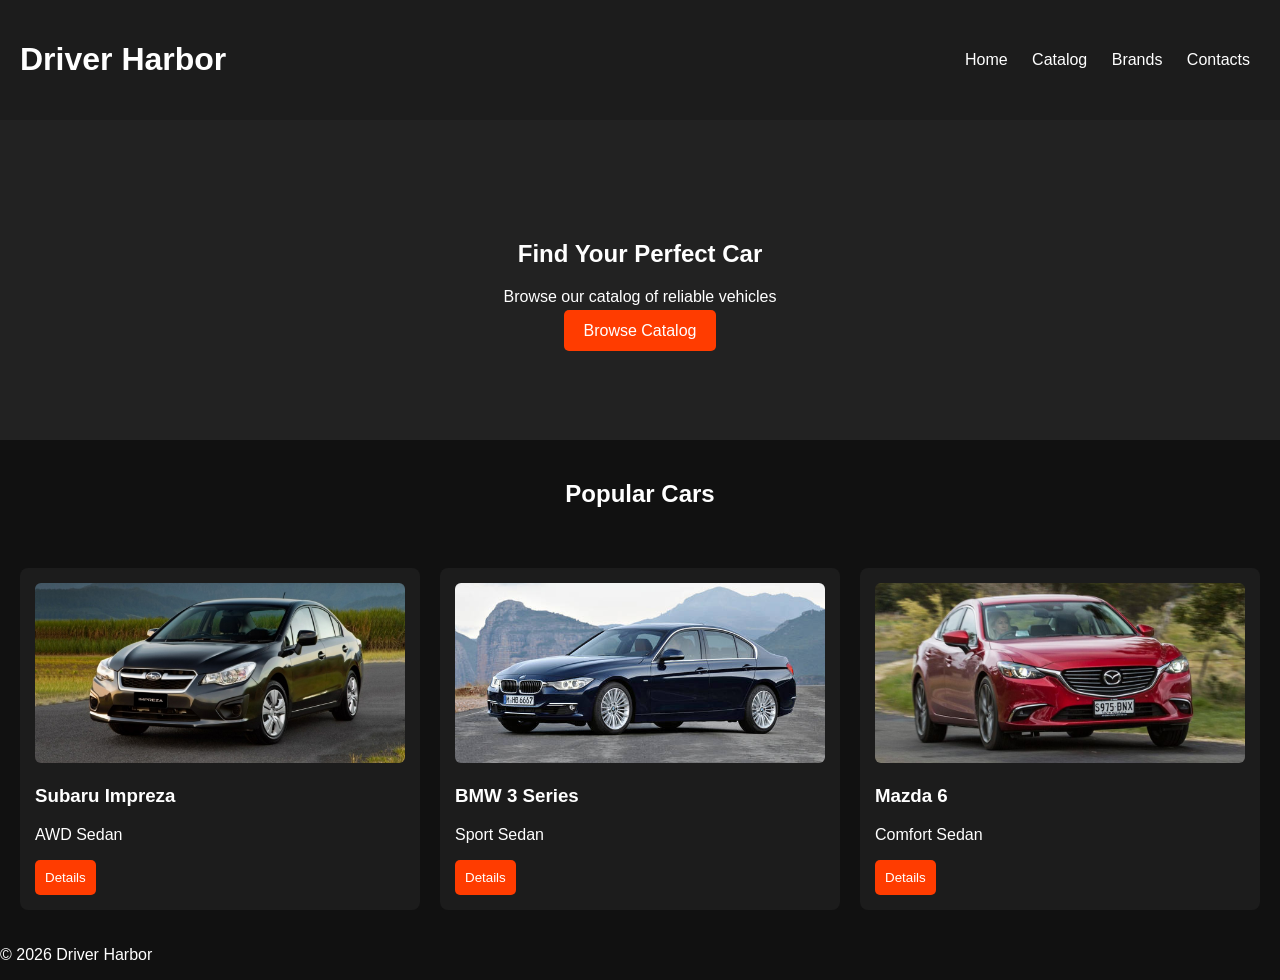
<file: index.html>
<!DOCTYPE html>
<html lang="en">
<head>
<meta charset="UTF-8">
<title>AutoCatalog</title>
<link rel="stylesheet" href="css/style.css">
<script defer src="js/script.js"></script>
</head>

<body>

<header>
<h1>Driver Harbor</h1>

<nav>
<a href="index.html">Home</a>
<a href="catalog.html">Catalog</a>
<a href="brands.html">Brands</a>
<a href="contacts.html">Contacts</a>
</nav>

</header>

<section class="hero">

<h2>Find Your Perfect Car</h2>
<p>Browse our catalog of reliable vehicles</p>

<a class="btn" href="catalog.html">Browse Catalog</a>

</section>


<section class="cars">

<h2 class="section-title">Popular Cars</h2>

<div class="car-grid">

<div class="card">
<img src="images/impreza.jpg">
<h3>Subaru Impreza</h3>
<p>AWD Sedan</p>
<button onclick="showInfo('Subaru Impreza')">Details</button>
</div>

<div class="card">
<img src="images/bmw3.jpg">
<h3>BMW 3 Series</h3>
<p>Sport Sedan</p>
<button onclick="showInfo('BMW 3 Series')">Details</button>
</div>

<div class="card">
<img src="images/mazda6.jpg">
<h3>Mazda 6</h3>
<p>Comfort Sedan</p>
<button onclick="showInfo('Mazda 6')">Details</button>
</div>

</div>

</section>

<footer>
<p>© 2026 Driver Harbor</p>
</footer>

</body>

</html>
</file>
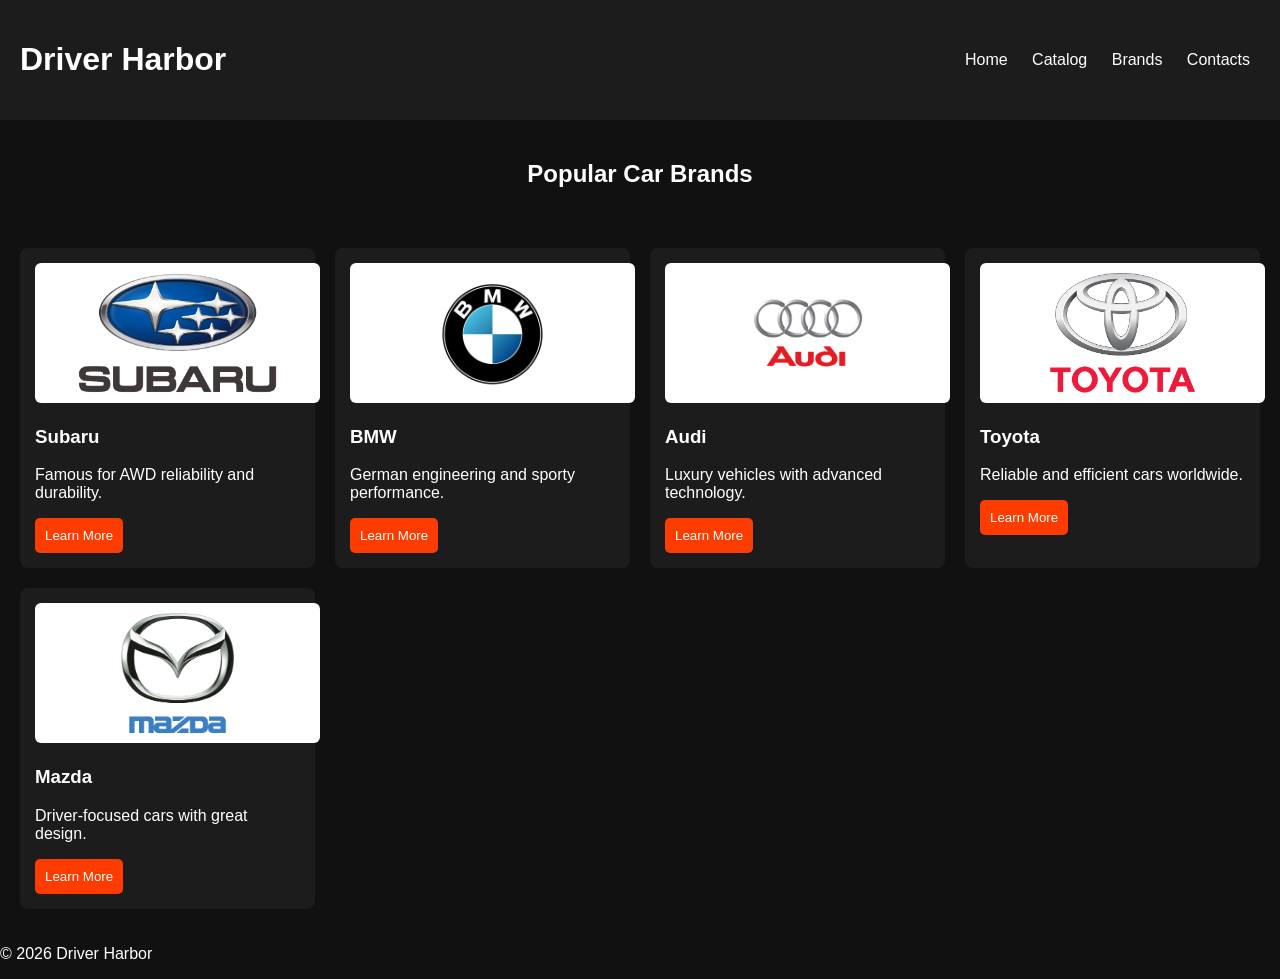
<file: brands.html>
<!DOCTYPE html>
<html lang="en">
<head>
<meta charset="UTF-8">
<title>Car Brands</title>
<link rel="stylesheet" href="css/style.css">
<script defer src="js/script.js"></script>
</head>

<body>

<header>

<h1>Driver Harbor</h1>

<nav>
<a href="index.html">Home</a>
<a href="catalog.html">Catalog</a>
<a href="brands.html">Brands</a>
<a href="contacts.html">Contacts</a>
</nav>

</header>


<h2 class="section-title">Popular Car Brands</h2>


<div class="car-grid">

<div class="card brand-card">
<img src="images/subaru_logo.png" alt="Subaru">
<h3>Subaru</h3>
<p>Famous for AWD reliability and durability.</p>
<button onclick="brandInfo('Subaru')">Learn More</button>
</div>

<div class="card brand-card">
<img src="images/bmw_logo.png" alt="BMW">
<h3>BMW</h3>
<p>German engineering and sporty performance.</p>
<button onclick="brandInfo('BMW')">Learn More</button>
</div>

<div class="card brand-card">
<img src="images/audi_logo.png" alt="Audi">
<h3>Audi</h3>
<p>Luxury vehicles with advanced technology.</p>
<button onclick="brandInfo('Audi')">Learn More</button>
</div>

<div class="card brand-card">
<img src="images/toyota_logo.png" alt="Toyota">
<h3>Toyota</h3>
<p>Reliable and efficient cars worldwide.</p>
<button onclick="brandInfo('Toyota')">Learn More</button>
</div>

<div class="card brand-card">
<img src="images/mazda_logo.png" alt="Mazda">
<h3>Mazda</h3>
<p>Driver-focused cars with great design.</p>
<button onclick="brandInfo('Mazda')">Learn More</button>
</div>

</div>


<footer>
<p>© 2026 Driver Harbor</p>
</footer>

</body>

</html>
</file>
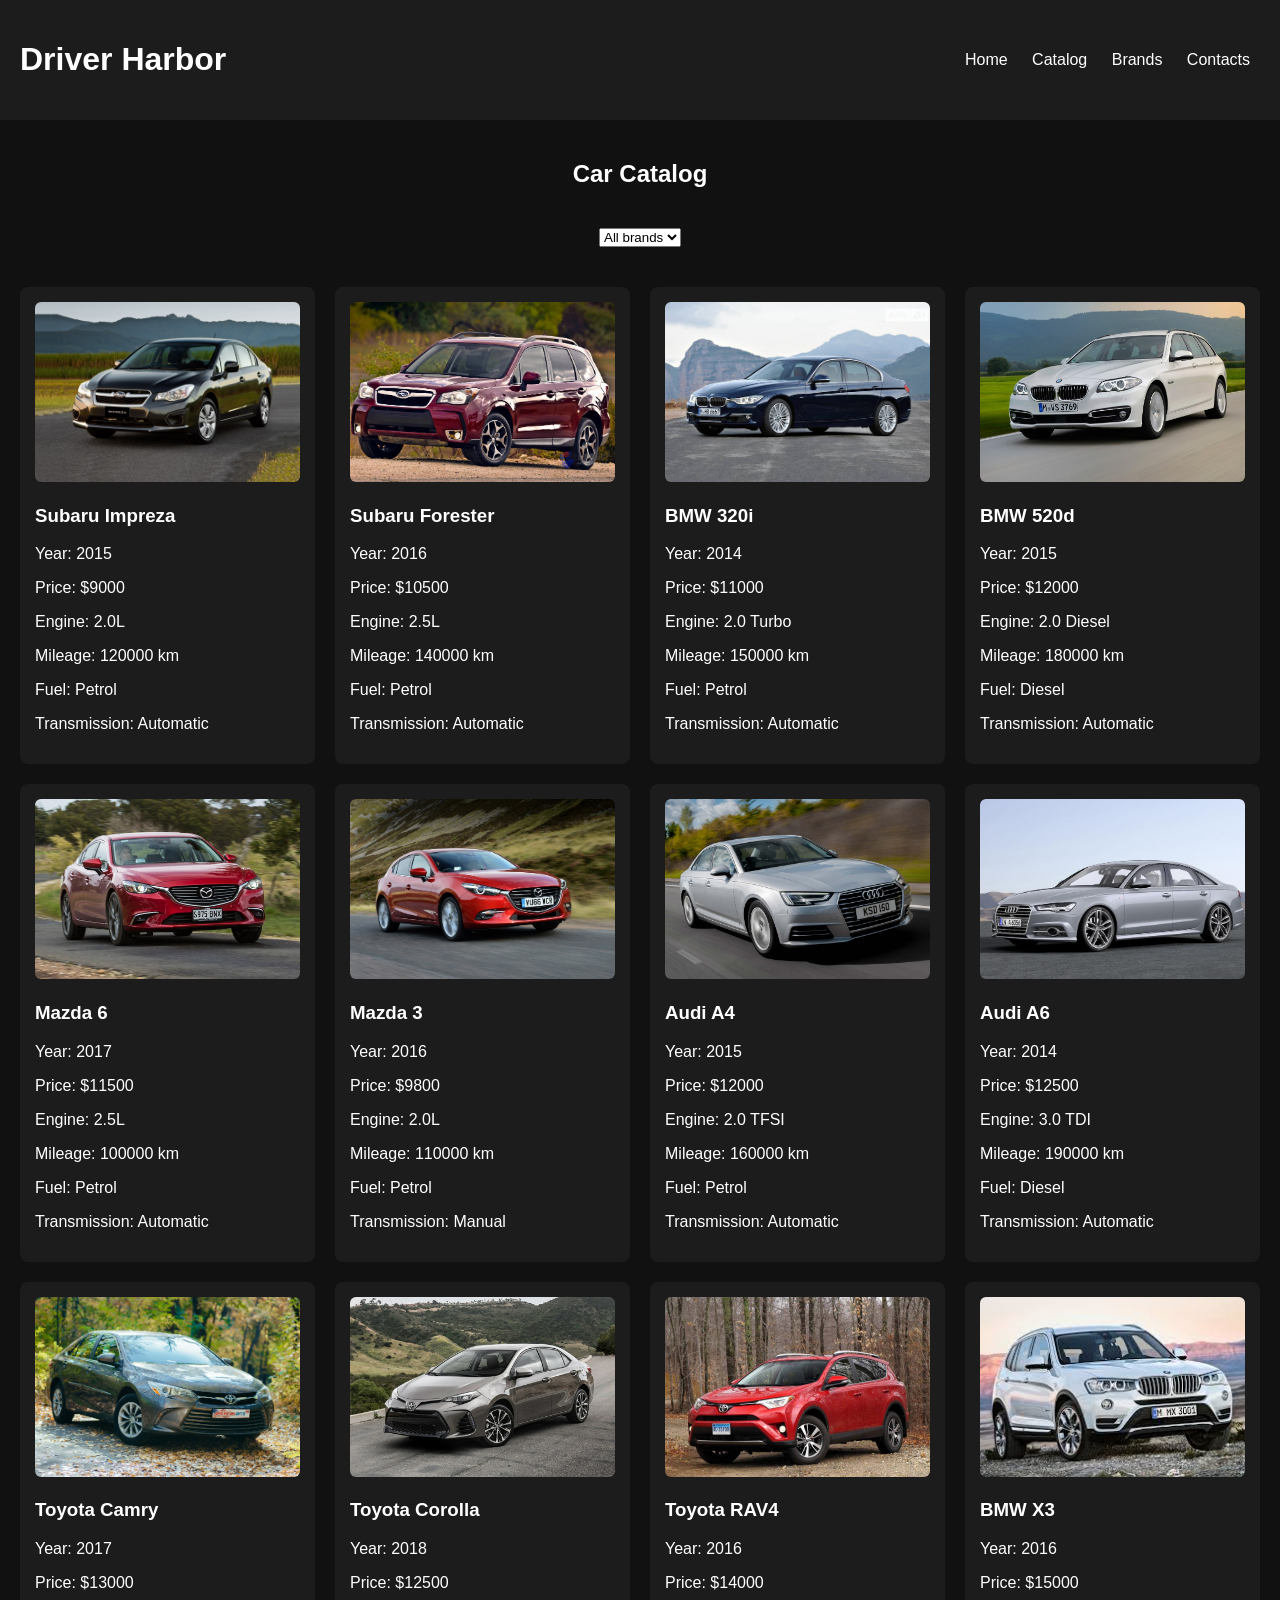
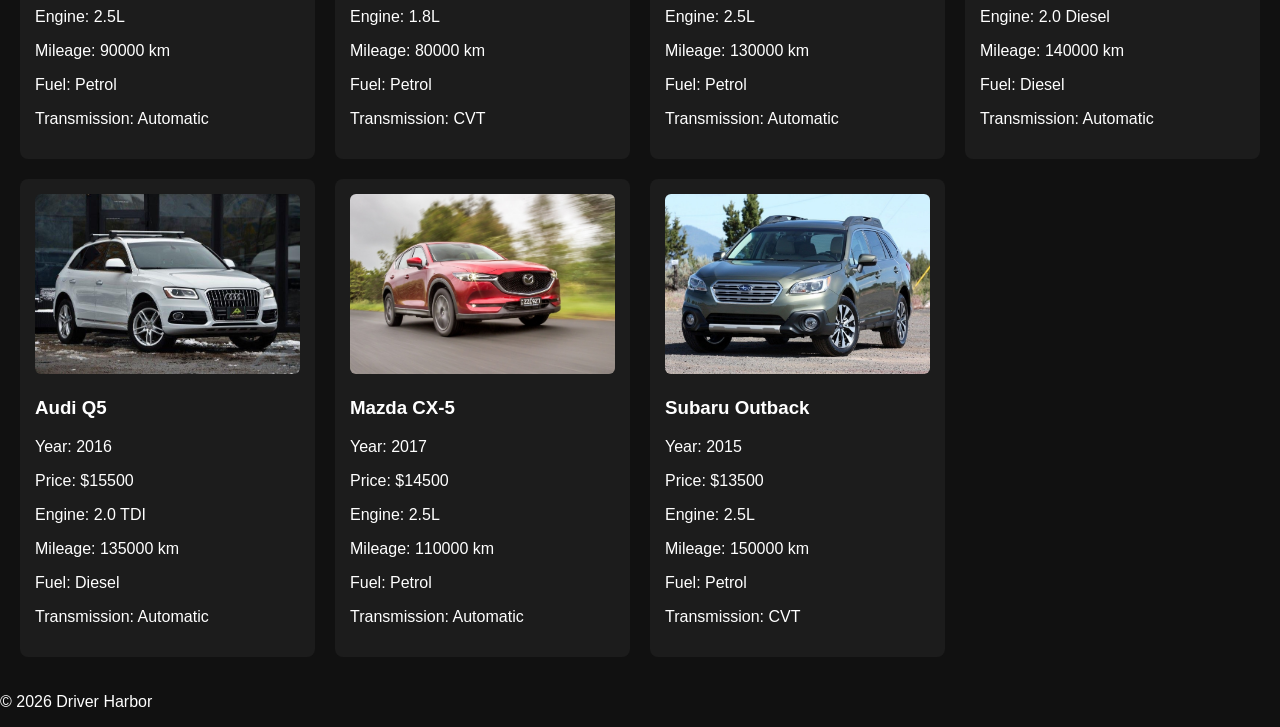
<file: catalog.html>
<!DOCTYPE html>
<html lang="en">
<head>
<meta charset="UTF-8">
<title>Car Catalog</title>
<link rel="stylesheet" href="css/style.css">
<script defer src="js/script.js"></script>
</head>

<body>

<header>

<h1>Driver Harbor</h1>

<nav>
<a href="index.html">Home</a>
<a href="catalog.html">Catalog</a>
<a href="brands.html">Brands</a>
<a href="contacts.html">Contacts</a>
</nav>

</header>

<h2 class="section-title">Car Catalog</h2>


<div class="filter">

<select id="brandFilter" onchange="filterCars()">

<option value="all">All brands</option>
<option value="Subaru">Subaru</option>
<option value="BMW">BMW</option>
<option value="Mazda">Mazda</option>
<option value="Audi">Audi</option>
<option value="Toyota">Toyota</option>

</select>

</div>


<div class="car-grid">

<div class="card" data-brand="Subaru">
<img src="images/impreza.jpg">
<h3>Subaru Impreza</h3>
<p>Year: 2015</p>
<p>Price: $9000</p>
<p>Engine: 2.0L</p>
<p>Mileage: 120000 km</p>
<p>Fuel: Petrol</p>
<p>Transmission: Automatic</p>
</div>

<div class="card" data-brand="Subaru">
<img src="images/forester.jpg">
<h3>Subaru Forester</h3>
<p>Year: 2016</p>
<p>Price: $10500</p>
<p>Engine: 2.5L</p>
<p>Mileage: 140000 km</p>
<p>Fuel: Petrol</p>
<p>Transmission: Automatic</p>
</div>

<div class="card" data-brand="BMW">
<img src="images/bmw3.jpg">
<h3>BMW 320i</h3>
<p>Year: 2014</p>
<p>Price: $11000</p>
<p>Engine: 2.0 Turbo</p>
<p>Mileage: 150000 km</p>
<p>Fuel: Petrol</p>
<p>Transmission: Automatic</p>
</div>

<div class="card" data-brand="BMW">
<img src="images/bmw5.jpg">
<h3>BMW 520d</h3>
<p>Year: 2015</p>
<p>Price: $12000</p>
<p>Engine: 2.0 Diesel</p>
<p>Mileage: 180000 km</p>
<p>Fuel: Diesel</p>
<p>Transmission: Automatic</p>
</div>

<div class="card" data-brand="Mazda">
<img src="images/mazda6.jpg">
<h3>Mazda 6</h3>
<p>Year: 2017</p>
<p>Price: $11500</p>
<p>Engine: 2.5L</p>
<p>Mileage: 100000 km</p>
<p>Fuel: Petrol</p>
<p>Transmission: Automatic</p>
</div>

<div class="card" data-brand="Mazda">
<img src="images/mazda3.jpg">
<h3>Mazda 3</h3>
<p>Year: 2016</p>
<p>Price: $9800</p>
<p>Engine: 2.0L</p>
<p>Mileage: 110000 km</p>
<p>Fuel: Petrol</p>
<p>Transmission: Manual</p>
</div>

<div class="card" data-brand="Audi">
<img src="images/a4.jpg">
<h3>Audi A4</h3>
<p>Year: 2015</p>
<p>Price: $12000</p>
<p>Engine: 2.0 TFSI</p>
<p>Mileage: 160000 km</p>
<p>Fuel: Petrol</p>
<p>Transmission: Automatic</p>
</div>

<div class="card" data-brand="Audi">
<img src="images/a6.jpg">
<h3>Audi A6</h3>
<p>Year: 2014</p>
<p>Price: $12500</p>
<p>Engine: 3.0 TDI</p>
<p>Mileage: 190000 km</p>
<p>Fuel: Diesel</p>
<p>Transmission: Automatic</p>
</div>

<div class="card" data-brand="Toyota">
<img src="images/camry.jpg">
<h3>Toyota Camry</h3>
<p>Year: 2017</p>
<p>Price: $13000</p>
<p>Engine: 2.5L</p>
<p>Mileage: 90000 km</p>
<p>Fuel: Petrol</p>
<p>Transmission: Automatic</p>
</div>

<div class="card" data-brand="Toyota">
<img src="images/corolla.jpg">
<h3>Toyota Corolla</h3>
<p>Year: 2018</p>
<p>Price: $12500</p>
<p>Engine: 1.8L</p>
<p>Mileage: 80000 km</p>
<p>Fuel: Petrol</p>
<p>Transmission: CVT</p>
</div>

<div class="card" data-brand="Toyota">
<img src="images/rav4.jpg">
<h3>Toyota RAV4</h3>
<p>Year: 2016</p>
<p>Price: $14000</p>
<p>Engine: 2.5L</p>
<p>Mileage: 130000 km</p>
<p>Fuel: Petrol</p>
<p>Transmission: Automatic</p>
</div>

<div class="card" data-brand="BMW">
<img src="images/x3.jpg">
<h3>BMW X3</h3>
<p>Year: 2016</p>
<p>Price: $15000</p>
<p>Engine: 2.0 Diesel</p>
<p>Mileage: 140000 km</p>
<p>Fuel: Diesel</p>
<p>Transmission: Automatic</p>
</div>

<div class="card" data-brand="Audi">
<img src="images/q5.jpg">
<h3>Audi Q5</h3>
<p>Year: 2016</p>
<p>Price: $15500</p>
<p>Engine: 2.0 TDI</p>
<p>Mileage: 135000 km</p>
<p>Fuel: Diesel</p>
<p>Transmission: Automatic</p>
</div>

<div class="card" data-brand="Mazda">
<img src="images/cx5.jpg">
<h3>Mazda CX-5</h3>
<p>Year: 2017</p>
<p>Price: $14500</p>
<p>Engine: 2.5L</p>
<p>Mileage: 110000 km</p>
<p>Fuel: Petrol</p>
<p>Transmission: Automatic</p>
</div>

<div class="card" data-brand="Subaru">
<img src="images/outback.jpg">
<h3>Subaru Outback</h3>
<p>Year: 2015</p>
<p>Price: $13500</p>
<p>Engine: 2.5L</p>
<p>Mileage: 150000 km</p>
<p>Fuel: Petrol</p>
<p>Transmission: CVT</p>
</div>

</div>

<footer>
<p>© 2026 Driver Harbor</p>
</footer>

</body>

</html>
</file>
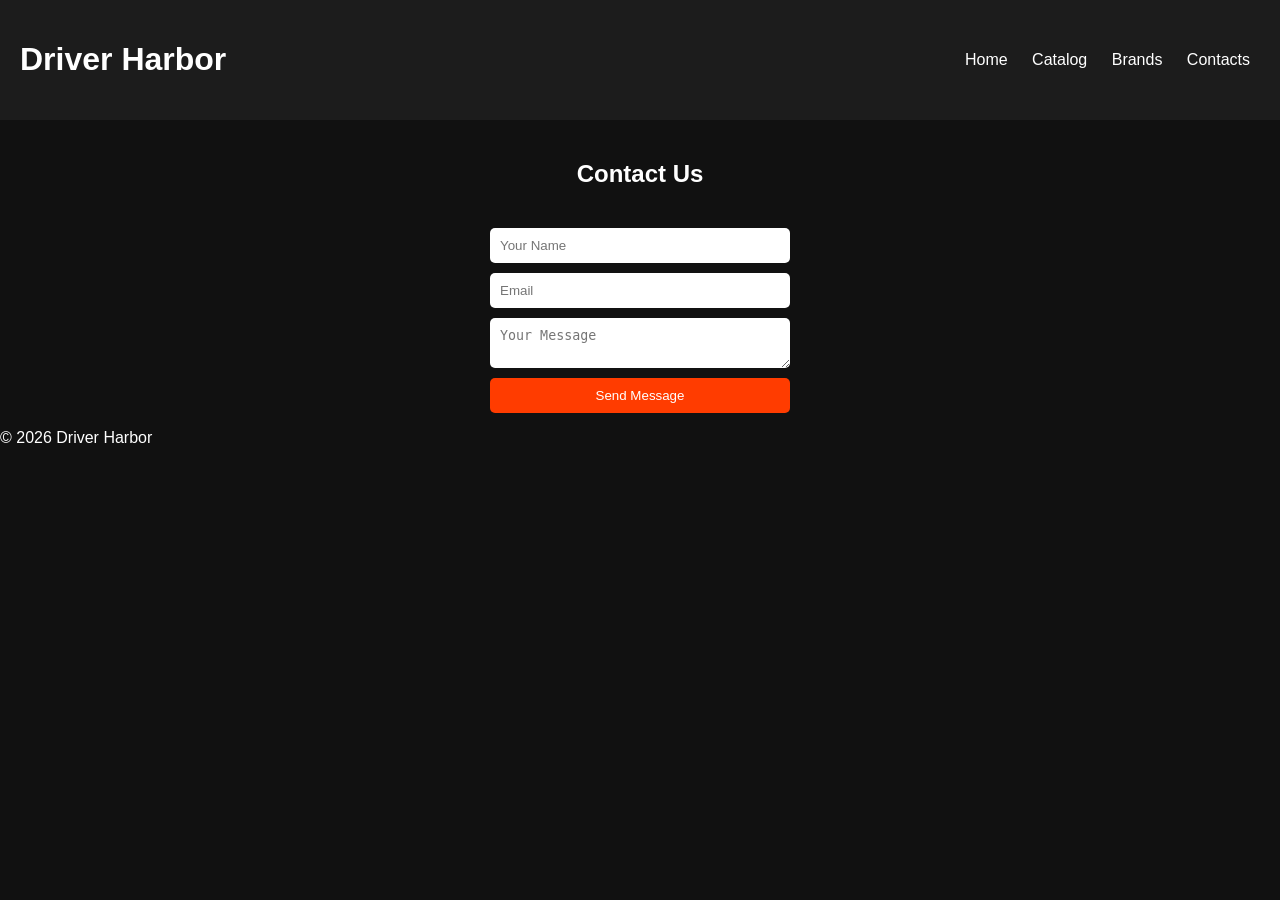
<file: contacts.html>
<!DOCTYPE html>
<html lang="en">
<head>
<meta charset="UTF-8">
<title>Contacts</title>
<link rel="stylesheet" href="css/style.css">
<script defer src="js/script.js"></script>
</head>

<body>

<header>

<h1>Driver Harbor</h1>

<nav>
<a href="index.html">Home</a>
<a href="catalog.html">Catalog</a>
<a href="brands.html">Brands</a>
<a href="contacts.html">Contacts</a>
</nav>

</header>

<h2 class="section-title">Contact Us</h2>

<div class="form-container">

<form onsubmit="return validateForm()">

<input type="text" id="name" placeholder="Your Name">

<input type="email" id="email" placeholder="Email">

<textarea id="message" placeholder="Your Message"></textarea>

<button type="submit">Send Message</button>

</form>

</div>

<footer>
<p>© 2026 Driver Harbor</p>
</footer>

</body>

</html>
</file>
<file: css/style.css>
body{
    font-family: Arial;
    margin:0;
    background:#111;
    color:white;
    }
    
    header{
    display:flex;
    justify-content:space-between;
    align-items:center;
    padding:20px;
    background:#1c1c1c;
    }
    
    nav a{
    color:white;
    margin:0 10px;
    text-decoration:none;
    }
    
    nav a:hover{
    color:#ff3c00;
    }
    
    .hero{
    text-align:center;
    padding:100px 20px;
    background:#222;
    }
    
    .btn{
    background:#ff3c00;
    padding:12px 20px;
    color:white;
    text-decoration:none;
    border-radius:5px;
    }
    
    .section-title{
    text-align:center;
    margin:40px 0;
    }
    
    .car-grid{
    display:grid;
    grid-template-columns:repeat(auto-fit,minmax(250px,1fr));
    gap:20px;
    padding:20px;
    }
    
    .card{
    background:#1c1c1c;
    padding:15px;
    border-radius:8px;
    transition:0.3s;
    }
    
    .card:hover{
    transform:translateY(-5px);
    }
    
    .card img{
    width:100%;
    height:180px;
    object-fit:cover;
    border-radius:6px;
    }
    
    .brand-card img{
    height:120px;
    object-fit:contain;
    background:white;
    padding:10px;  
    }

    button{
    background:#ff3c00;
    border:none;
    padding:10px;
    color:white;
    cursor:pointer;
    border-radius:5px;
    }
    
    button:hover{
    background:#ff5722;
    }
    
    .filter{
    text-align:center;
    margin-bottom:20px;
    }
    
    table{
    width:90%;
    margin:auto;
    border-collapse:collapse;
    }
    
    th,td{
    border:1px solid #444;
    padding:10px;
    text-align:center;
    }
    
    tr:hover{
    background:#222;
    }
    
    .form-container{
    display:flex;
    justify-content:center;
    }
    
    form{
    display:flex;
    flex-direction:column;
    width:300px;
    gap:10px;
    }
    
    input,textarea{
    padding:10px;
    border:none;
    border-radius:5px;
    }
</file>
